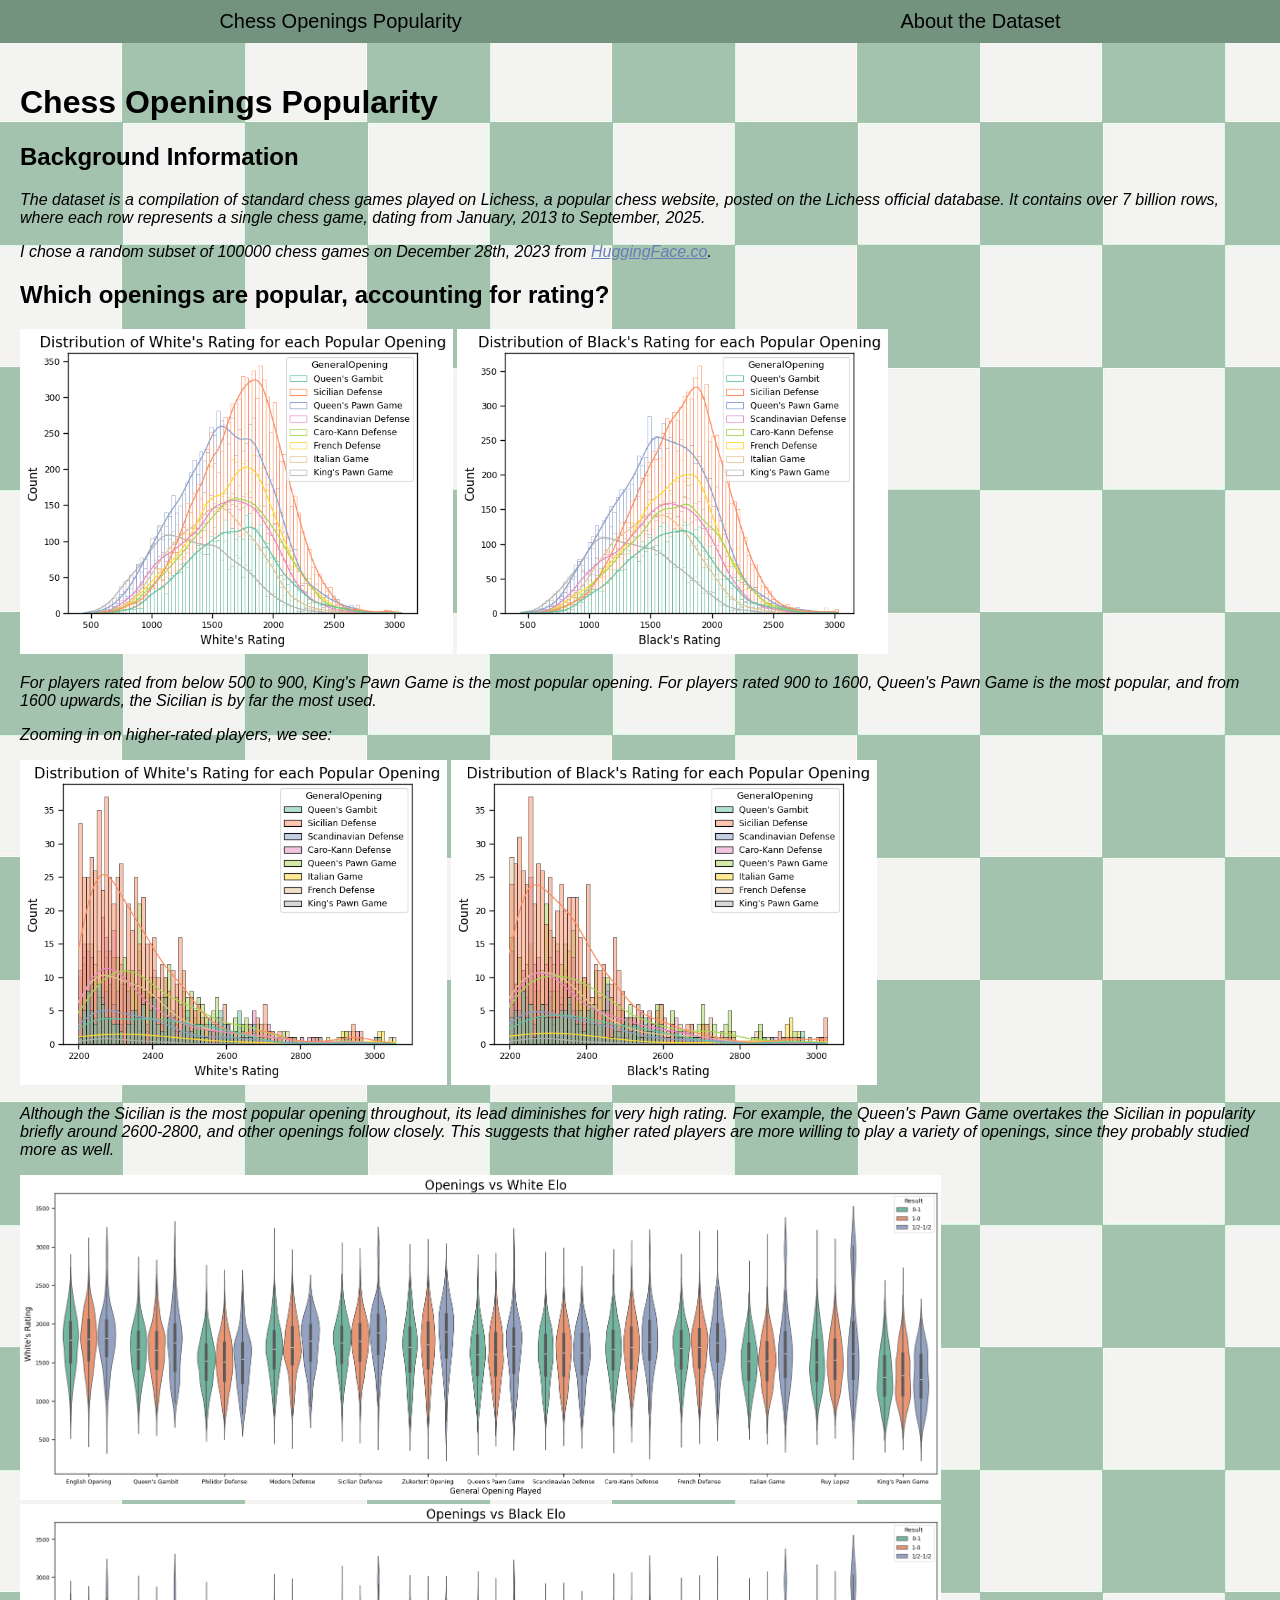
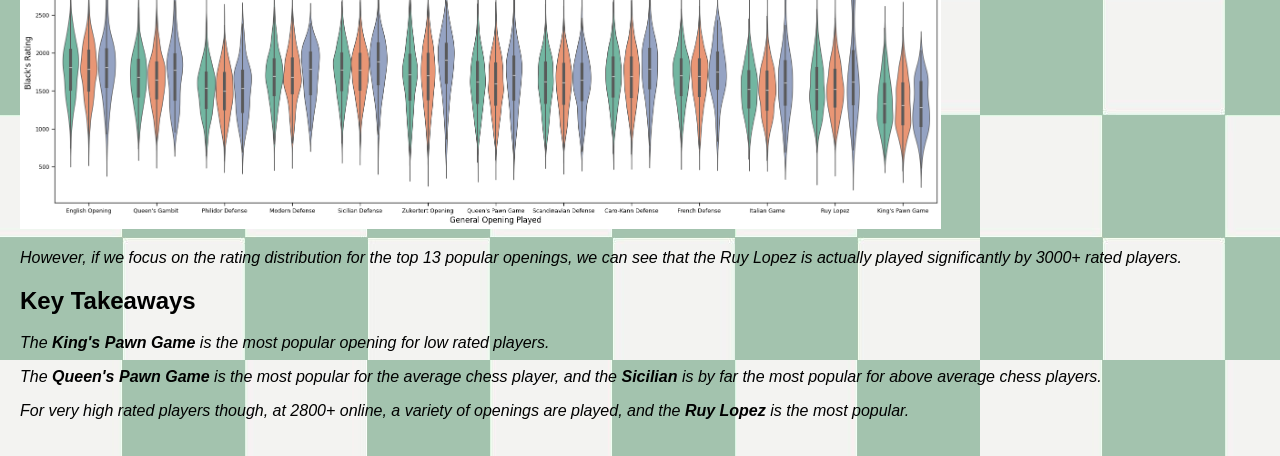
<file: index.html>
<!DOCTYPE html>
<html lang="en">
<head>
    <meta charset="UTF-8">
    <meta name="viewport" content="width=device-width, initial-scale=1.0">
    <title>Chess Openings Popularity</title>
    <link rel="stylesheet" href="style.css">
</head>
<body>

    <nav>
        <a href="index.html">Chess Openings Popularity</a>
        <a href="data-card.html">About the Dataset</a>
    </nav>

    <main>

        <h1>Chess Openings Popularity</h1>
        <h2>Background Information</h2>

        <p>The dataset is a compilation of standard chess games played on Lichess,
            a popular chess website, posted on the Lichess official database.
            It contains over 7 billion rows, where each row represents a single chess game,
            dating from January, 2013 to September, 2025.</p>

        <p>I chose a random subset of 100000 chess games on December 28th, 2023 from 

        <a href="https://huggingface.co/datasets/Lichess/standard-chess-games">HuggingFace.co</a>.</p>

        <h2>Which openings are popular, accounting for rating?</h2>

        <img src="openingDistribWhite.png" alt="Openings vs White's Rating" height="300">
        <img src="openingDistribBlack.png" alt="Openings vs White's Rating" height="300">

        <p>For players rated from below 500 to 900, King's Pawn Game is the most popular opening. For players rated 900 to 1600, Queen's Pawn Game is the most popular, and from 1600 upwards, the Sicilian is by far the most used.</p>

        <p>Zooming in on higher-rated players, we see:</p>

        <img src="openingDistribWhiteHigh.png" alt="Openings vs White's Rating (2200+)" height="300">
        <img src="openingDistribBlackHigh.png" alt="Openings vs Black's Rating (2200+)" height="300">

        <p>Although the Sicilian is the most popular opening throughout, its lead diminishes for very high rating. For example, the Queen's Pawn Game overtakes the Sicilian in popularity briefly around 2600-2800, and other openings follow closely. This suggests that higher rated players are more willing to play a variety of openings, since they probably studied more as well.</p>

        <img src="openingsVsWhiteElo.png" alt="Popular Openings vs White's Rating">
        <img src="openingsVsBlackElo.png" alt="Popular Openings vs Black's Rating">

        <p>However, if we focus on the rating distribution for the top 13 popular openings, we can see that the Ruy Lopez is actually played significantly by 3000+ rated players.</p>

        <h2>Key Takeaways</h2>

        <p>The <b>King's Pawn Game</b> is the most popular opening for low rated players.</p>
        <p>The <b><span>Queen's Pawn Game</span></b> is the most popular for the average chess player, and the <b><span>Sicilian</span></b> is by far the most popular for above average chess players.</p>
        <p>For very high rated players though, at 2800+ online, a variety of openings are played, and the <b><span>Ruy Lopez</span></b> is the most popular.</p>
        
    </main>

</body>
</html>
</file>
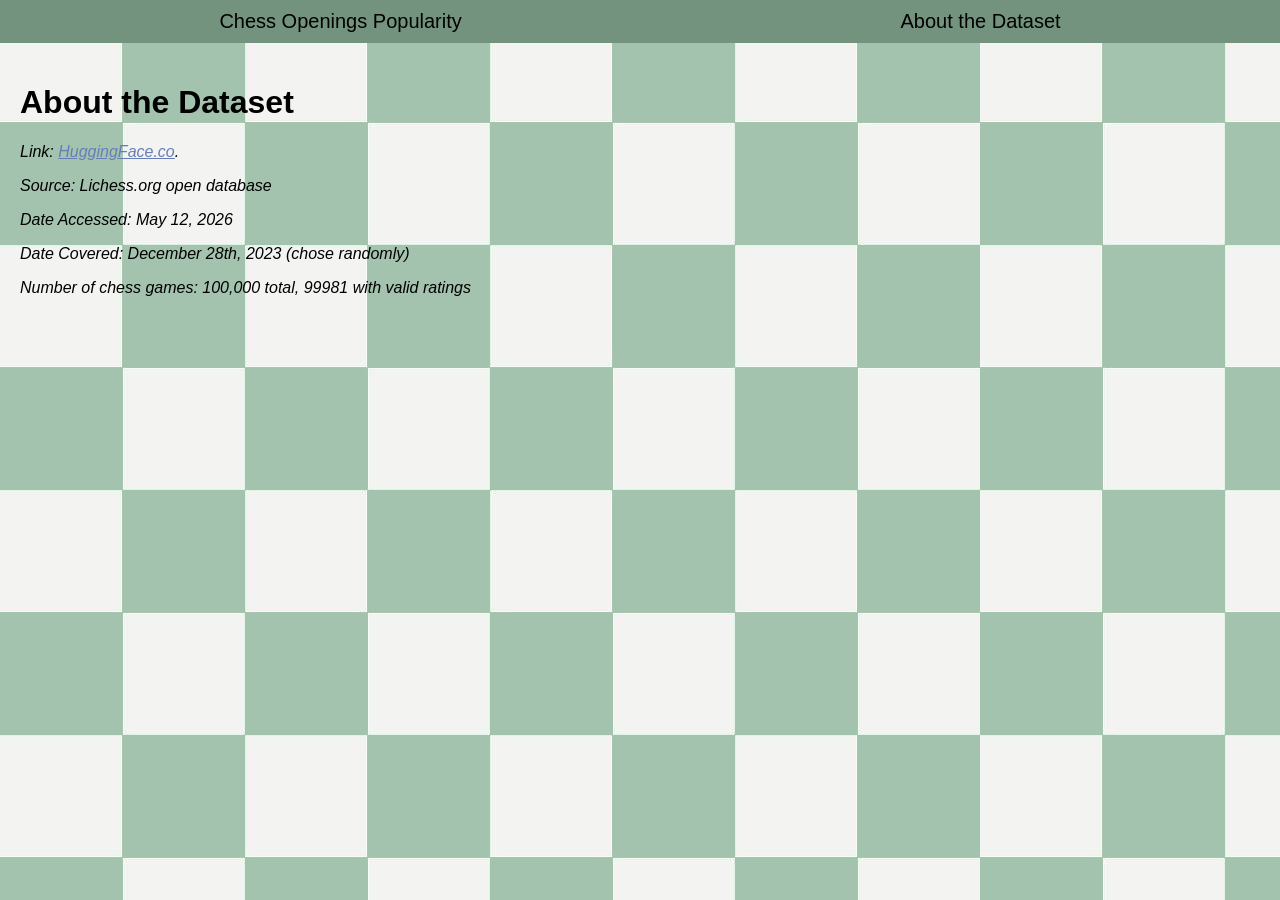
<file: data-card.html>
<!DOCTYPE html>
<html lang="en">
<head>
    <meta charset="UTF-8">
    <meta name="viewport" content="width=device-width, initial-scale=1.0">
    <title>About the Dataset</title>
    <link rel="stylesheet" href="style.css">
</head>
<body>
    <nav>
        <a href="index.html">Chess Openings Popularity</a>
        <a href="data-card.html">About the Dataset</a>
    </nav>

    <main>
        <h1>About the Dataset</h1>
        <p>Link: <a href="https://huggingface.co/datasets/Lichess/standard-chess-games">HuggingFace.co</a>.</p>
        <p>Source: Lichess.org open database</p>
        <p>Date Accessed: May 12, 2026</p>
        <p>Date Covered: December 28th, 2023 (chose randomly)</p>
        <p>Number of chess games: 100,000 total, 99981 with valid ratings</p>
    </main>
</body>
</html>
</file>
<file: style.css>
/*
*/
:root {
    --seashell: #f7ebe8;
    --mutedteal: #73937e;
    --darkbrown: #3c362a;
    --tangerinedream: #ffa987;
    --bluepurple: #677db7;
}

body {
    margin: 0;
    background-image: url("chess_bg.png") /*https://www.w3schools.com/cssref/pr_background-image.php*/;
    background-blend-mode: lighten;
    background-color: #A3C3Ae;
}

nav {
    background-color: var(--mutedteal);
    display: flex;
    justify-content: space-around;
}

nav a {
    text-decoration: none;
    font-size: 20px;
    color: #000000;
    padding:10px;
    font-family:'Gill Sans', 'Gill Sans MT', Calibri, 'Trebuchet MS', sans-serif;
}

h1 {
    justify-self: center;
    font-style: normal;
}

h2 {
    font-style: normal;
}

main {
    padding:20px;
    font-family:'Gill Sans', 'Gill Sans MT', Calibri, 'Trebuchet MS', sans-serif;
    font-style: italic;
}

main img:hover {
    height: 375px;
    transition: height 0.75s;
}

main img {
    height: 325px;
    transition: height 1.5s;
}

main a {
    color: var(--bluepurple);
}
</file>
